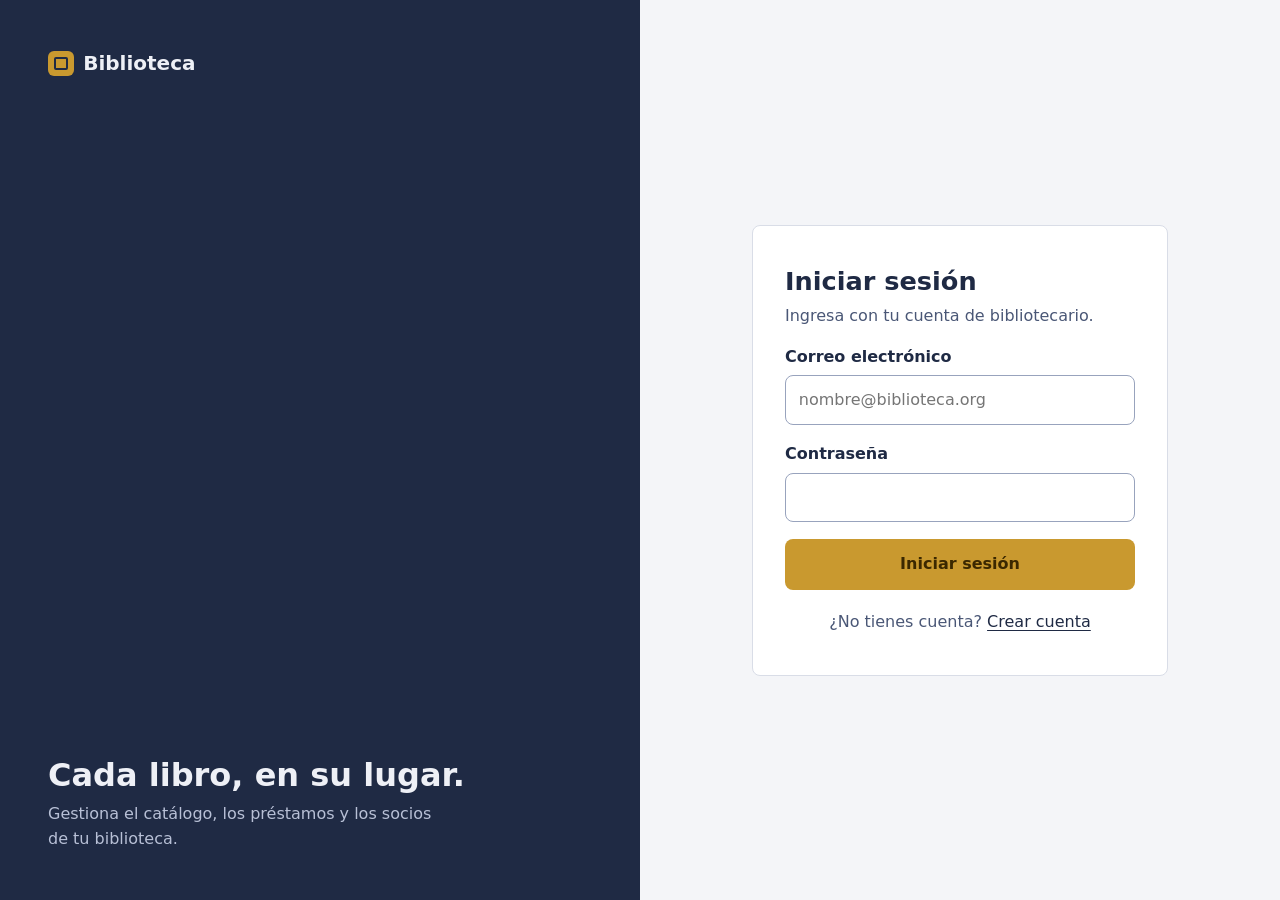
<file: backoffice/index.html>
<!DOCTYPE html>
<html lang="es">
<head>
  <meta charset="UTF-8">
  <meta name="viewport" content="width=device-width, initial-scale=1">
  <meta http-equiv="refresh" content="0; url=login.html">
  <title>Backoffice</title>
</head>
<body>
  <p><a href="login.html">Ir a iniciar sesión</a></p>
</body>
</html>
</file>
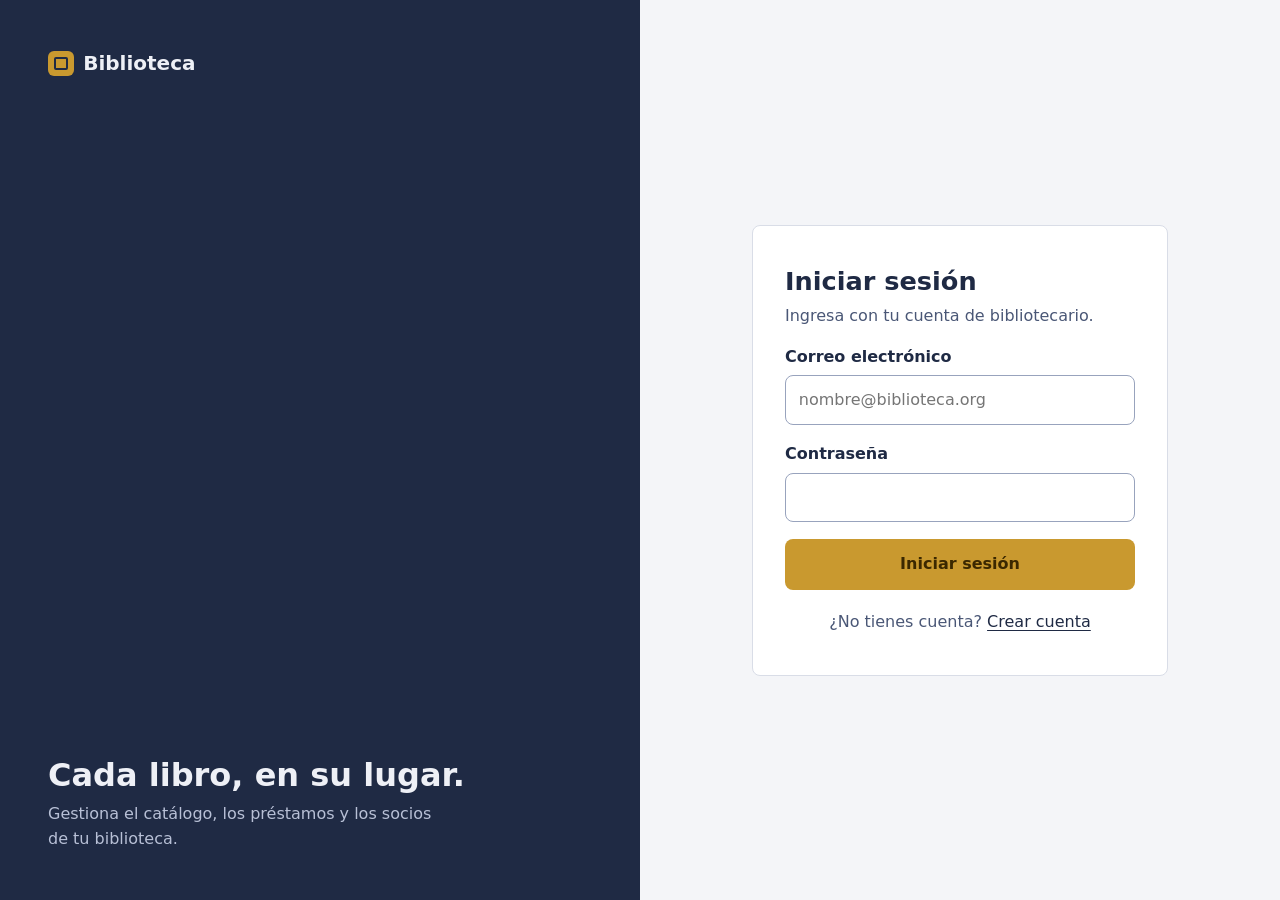
<file: backoffice/home.html>
<!DOCTYPE html>
<html lang="es">
<head>
  <meta charset="UTF-8">
  <meta name="viewport" content="width=device-width, initial-scale=1">
  <meta http-equiv="refresh" content="0; url=login.html">
  <meta name="robots" content="noindex">
  <title>Inicio · Biblioteca Backoffice</title>
  <link rel="stylesheet" href="css/styles.css">
</head>
<body>
  <div class="app">
    <aside class="sidebar">
      <a class="logo" href="home.html"><span class="logo__mark" aria-hidden="true"></span>Biblioteca</a>
      <nav aria-label="Principal">
        <ul>
          <li><a href="home.html" aria-current="page">Inicio</a></li>
          <li><a href="home.html">Catálogo</a></li>
          <li><a href="home.html">Préstamos</a></li>
          <li><a href="home.html">Socios</a></li>
        </ul>
      </nav>
    </aside>

    <main class="content">
      <header class="topbar">
        <h1>Inicio</h1>
        <a class="btn btn--ghost" href="login.html">Cerrar sesión</a>
      </header>

      <dl class="stats">
        <div class="stat"><dt>Libros en catálogo</dt><dd>3,420</dd></div>
        <div class="stat"><dt>Préstamos activos</dt><dd>186</dd></div>
        <div class="stat"><dt>Devoluciones atrasadas</dt><dd>9</dd></div>
        <div class="stat"><dt>Socios</dt><dd>742</dd></div>
      </dl>

      <section class="panel" aria-labelledby="recientes">
        <h2 id="recientes">Préstamos recientes</h2>
        <div class="table-wrap">
          <table>
            <thead><tr><th scope="col">Socio</th><th scope="col">Libro</th><th scope="col">Vence</th><th scope="col">Estado</th></tr></thead>
            <tbody>
              <tr><td>Ana Beltrán</td><td>Cien años de soledad</td><td>30 nov</td><td><span class="tag tag--ok">Al día</span></td></tr>
              <tr><td>Luis Moreno</td><td>Pedro Páramo</td><td>25 nov</td><td><span class="tag">Vence pronto</span></td></tr>
              <tr><td>Carla Ríos</td><td>El túnel</td><td>18 nov</td><td><span class="tag">Atrasado</span></td></tr>
            </tbody>
          </table>
        </div>
      </section>
    </main>
  </div>
</body>
</html>
</file>
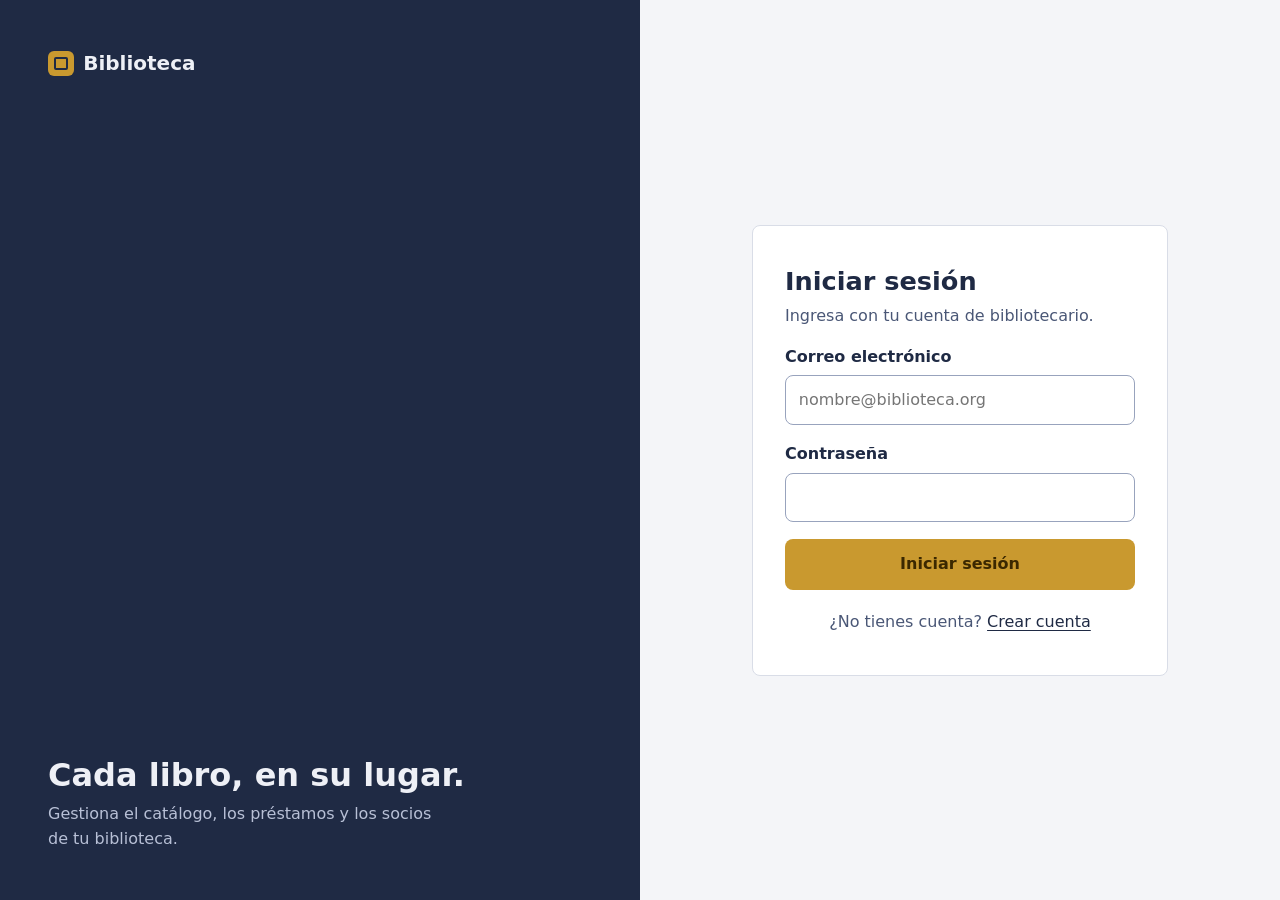
<file: backoffice/login.html>
<!DOCTYPE html>
<html lang="es">
<head>
  <meta charset="UTF-8">
  <meta name="viewport" content="width=device-width, initial-scale=1">
  <meta name="description" content="Inicia sesión en el backoffice de la biblioteca.">
  <title>Iniciar sesión · Biblioteca Backoffice</title>
  <link rel="stylesheet" href="css/styles.css">
</head>
<body>
  <div class="auth">
    <aside class="auth__brand">
      <a class="logo" href="login.html"><span class="logo__mark" aria-hidden="true"></span>Biblioteca</a>
      <div>
        <h2>Cada libro, en su lugar.</h2>
        <p>Gestiona el catálogo, los préstamos y los socios de tu biblioteca.</p>
      </div>
    </aside>

    <main class="auth__main">
      <section class="card" aria-labelledby="titulo">
        <h1 id="titulo">Iniciar sesión</h1>
        <p class="card__sub">Ingresa con tu cuenta de bibliotecario.</p>

        <form action="login.html" method="post" novalidate>
          <div class="field">
            <label for="email">Correo electrónico</label>
            <input id="email" name="email" type="email" autocomplete="email" placeholder="nombre@biblioteca.org" required>
          </div>
          <div class="field">
            <label for="password">Contraseña</label>
            <input id="password" name="password" type="password" autocomplete="current-password" required>
          </div>
          <button class="btn" type="submit">Iniciar sesión</button>
        </form>

        <p class="switch">¿No tienes cuenta? <a href="register.html">Crear cuenta</a></p>
      </section>
    </main>
  </div>
</body>
</html>
</file>
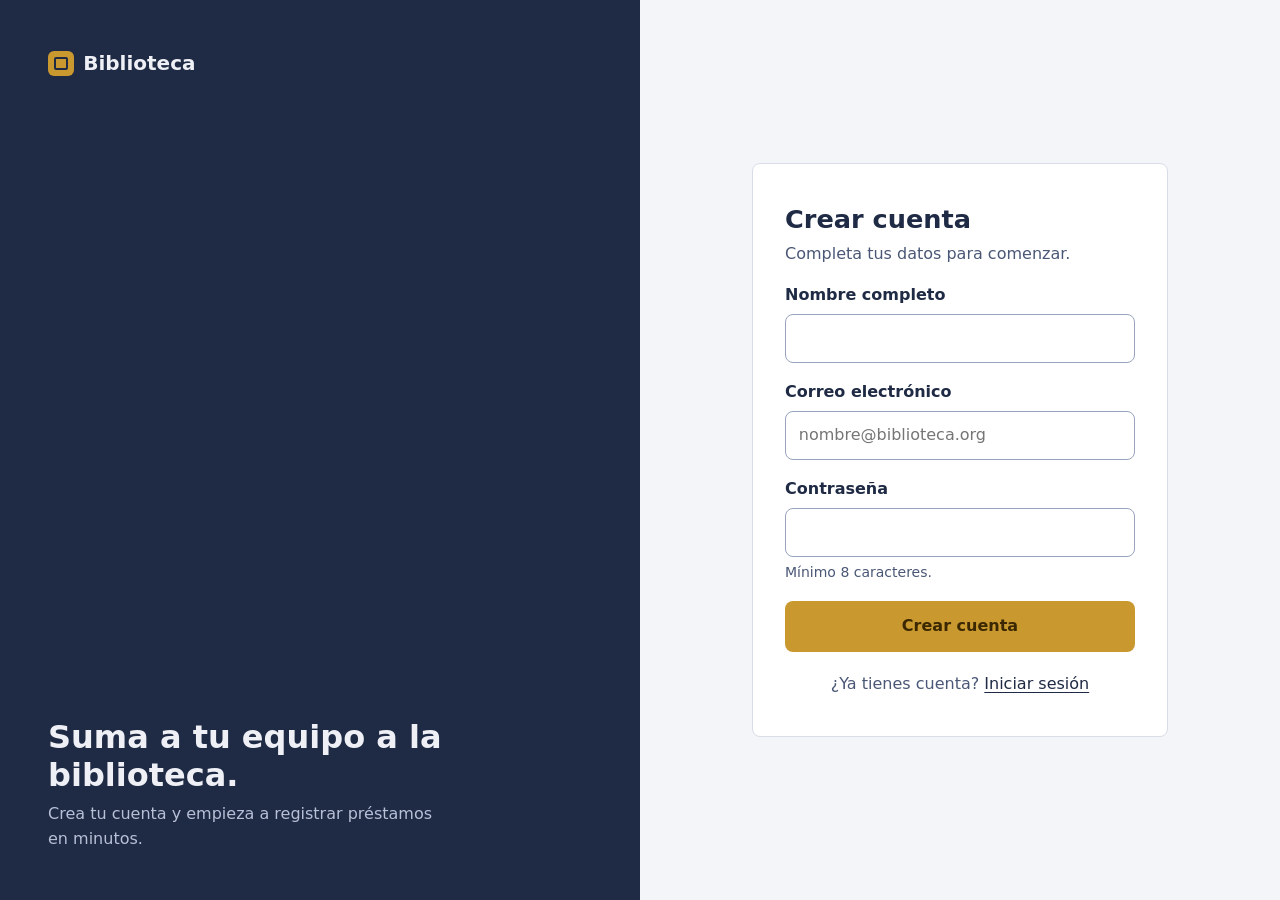
<file: backoffice/register.html>
<!DOCTYPE html>
<html lang="es">
<head>
  <meta charset="UTF-8">
  <meta name="viewport" content="width=device-width, initial-scale=1">
  <meta name="description" content="Crea una cuenta en el backoffice de la biblioteca.">
  <title>Crear cuenta · Biblioteca Backoffice</title>
  <link rel="stylesheet" href="css/styles.css">
</head>
<body>
  <div class="auth">
    <aside class="auth__brand">
      <a class="logo" href="login.html"><span class="logo__mark" aria-hidden="true"></span>Biblioteca</a>
      <div>
        <h2>Suma a tu equipo a la biblioteca.</h2>
        <p>Crea tu cuenta y empieza a registrar préstamos en minutos.</p>
      </div>
    </aside>

    <main class="auth__main">
      <section class="card" aria-labelledby="titulo">
        <h1 id="titulo">Crear cuenta</h1>
        <p class="card__sub">Completa tus datos para comenzar.</p>

        <form action="register.html" method="post" novalidate>
          <div class="field">
            <label for="name">Nombre completo</label>
            <input id="name" name="name" type="text" autocomplete="name" required>
          </div>
          <div class="field">
            <label for="email">Correo electrónico</label>
            <input id="email" name="email" type="email" autocomplete="email" placeholder="nombre@biblioteca.org" required>
          </div>
          <div class="field">
            <label for="password">Contraseña</label>
            <input id="password" name="password" type="password" autocomplete="new-password" minlength="8" aria-describedby="pw-hint" required>
            <p id="pw-hint" class="hint">Mínimo 8 caracteres.</p>
          </div>
          <button class="btn" type="submit">Crear cuenta</button>
        </form>

        <p class="switch">¿Ya tienes cuenta? <a href="login.html">Iniciar sesión</a></p>
      </section>
    </main>
  </div>
</body>
</html>
</file>
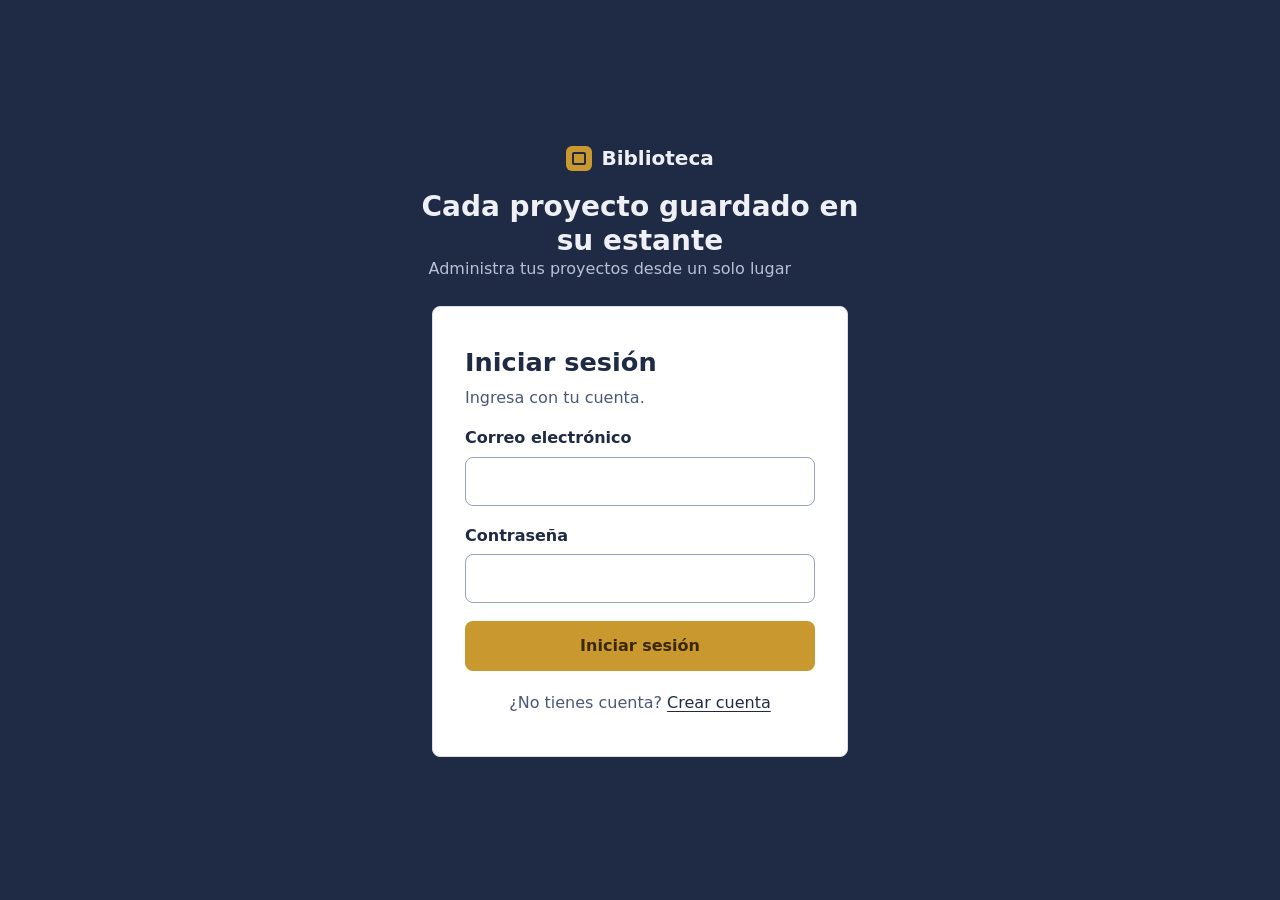
<file: backoffice/backoffice/home.html>
<!DOCTYPE html>
<html lang="es">
<head>
  <meta charset="UTF-8">
  <meta name="viewport" content="width=device-width, initial-scale=1">
  <meta name="robots" content="noindex">
  <title>Proyectos · Biblioteca Backoffice</title>
  <link rel="stylesheet" href="css/styles.css">
</head>
<body>
  <noscript><p class="status">Este panel requiere JavaScript. <a href="login.html">Ir a iniciar sesión</a></p></noscript>

  <div class="app">
    <aside class="sidebar">
      <a class="logo" href="home.html"><span class="logo__mark" aria-hidden="true"></span>Biblioteca</a>
      <nav aria-label="Principal">
        <ul>
          <li><a href="home.html" aria-current="page">Proyectos</a></li>
        </ul>
      </nav>
    </aside>

    <main class="content">
      <header class="topbar">
        <div>
          <h1>Mis proyectos</h1>
          <p class="card__sub">Sesión de <strong id="user-name"></strong></p>
        </div>
        <div class="topbar__actions">
          <button id="add-btn" class="btn btn--auto" type="button">Agregar proyecto</button>
          <button id="logout-btn" class="btn btn--ghost" type="button">Cerrar sesión</button>
        </div>
      </header>

      <dl class="stats">
        <div class="stat"><dt>Proyectos</dt><dd id="stat-total">0</dd></div>
        <div class="stat"><dt>Tecnologías distintas</dt><dd id="stat-tech">0</dd></div>
        <div class="stat"><dt>Con repositorio</dt><dd id="stat-repo">0</dd></div>
      </dl>

      <section aria-labelledby="catalogo">
        <h2 id="catalogo">Catálogo</h2>
        <p id="status" class="status" role="status" hidden></p>
        <div id="empty" class="empty" hidden>
          <p>Aún no tienes proyectos registrados.</p>
          <p>Pulsa “Agregar proyecto” para crear el primero.</p>
        </div>
        <ul id="project-list" class="projects"></ul>
      </section>
    </main>
  </div>

  <template id="project-template">
    <li class="project">
      <img class="project__img" alt="" loading="lazy">
      <div class="project__body">
        <h3 class="project__title"></h3>
        <p class="project__desc"></p>
        <ul class="tags" aria-label="Tecnologías"></ul>
        <a class="project__repo" target="_blank" rel="noopener noreferrer">Ver repositorio</a>
      </div>
      <div class="project__actions">
        <button class="btn btn--ghost btn--small" type="button" data-action="edit">Actualizar</button>
        <button class="btn btn--danger btn--small" type="button" data-action="delete">Eliminar</button>
      </div>
    </li>
  </template>

  <dialog id="project-dialog" aria-labelledby="dialog-title">
    <form id="project-form">
      <h2 id="dialog-title">Agregar proyecto</h2>
      <p id="form-alert" class="alert alert--error" role="alert" hidden></p>

      <div class="field">
        <label for="p-title">Título</label>
        <input id="p-title" name="title" type="text" required>
      </div>
      <div class="field">
        <label for="p-description">Descripción</label>
        <textarea id="p-description" name="description" rows="3" required></textarea>
      </div>
      <div class="field">
        <label for="p-tech">Tecnologías</label>
        <input id="p-tech" name="technologies" type="text" placeholder="HTML, CSS, JavaScript" aria-describedby="tech-hint">
        <p id="tech-hint" class="hint">Sepáralas con comas.</p>
      </div>
      <div class="field">
        <label for="p-repo">Repositorio (opcional)</label>
        <input id="p-repo" name="repository" type="url" placeholder="https://github.com/usuario/proyecto">
      </div>
      <div class="field">
        <label for="p-images">Imágenes (opcional)</label>
        <textarea id="p-images" name="images" rows="2" placeholder="https://…" aria-describedby="img-hint"></textarea>
        <p id="img-hint" class="hint">Una URL por línea.</p>
      </div>

      <div class="dialog__actions">
        <button id="cancel-btn" class="btn btn--ghost" type="button">Cancelar</button>
        <button id="save-btn" class="btn btn--auto" type="submit">Crear proyecto</button>
      </div>
    </form>
  </dialog>

  <script src="js/auth.js"></script>
  <script src="js/api.js"></script>
  <script src="js/home.js"></script>
</body>
</html>
</file>
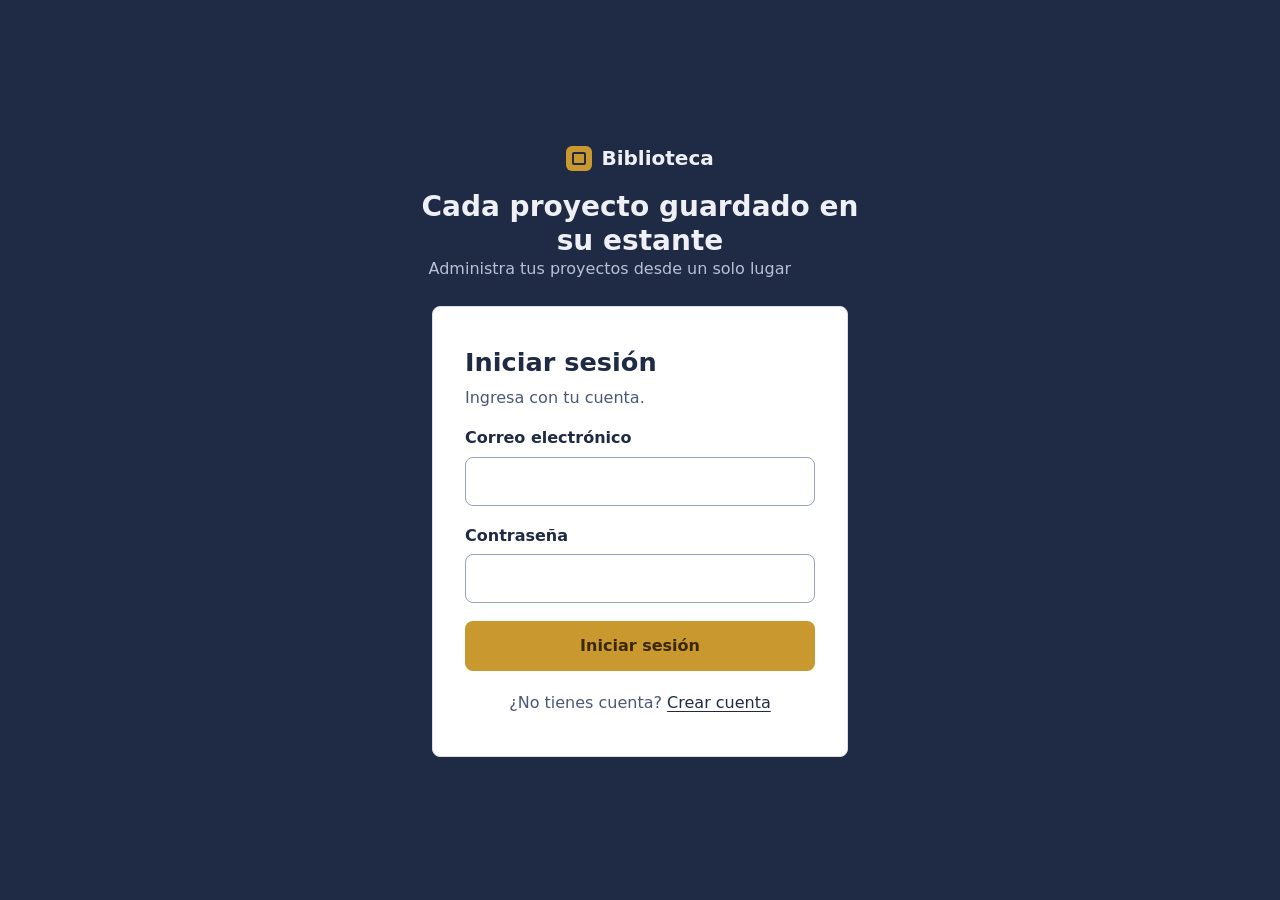
<file: backoffice/backoffice/login.html>
<!DOCTYPE html>
<html lang="es">
<head>
  <meta charset="UTF-8">
  <meta name="viewport" content="width=device-width, initial-scale=1">
  <meta name="description" content="Inicia sesión en el backoffice de la biblioteca.">
  <title>Iniciar sesión · Biblioteca Backoffice</title>
  <link rel="stylesheet" href="css/styles.css">
</head>
<body>
  <div class="auth">
    <aside class="auth__brand">
      <a class="logo" href="login.html"><span class="logo__mark" aria-hidden="true"></span>Biblioteca</a>
      <div>
        <h2>Cada proyecto guardado en su estante</h2>
        <p>Administra tus proyectos desde un solo lugar</p>
      </div>
    </aside>

    <main class="auth__main">
      <section class="card" aria-labelledby="titulo">
        <h1 id="titulo">Iniciar sesión</h1>
        <p class="card__sub">Ingresa con tu cuenta.</p>

        <p id="alert" class="alert" role="alert" hidden></p>

        <form id="login-form" action="login.html" method="post">
          <div class="field">
            <label for="email">Correo electrónico</label>
            <input id="email" name="email" type="email" autocomplete="email"required>
          </div>
          <div class="field">
            <label for="password">Contraseña</label>
            <input id="password" name="password" type="password" autocomplete="current-password" required>
          </div>
          <button class="btn" type="submit">Iniciar sesión</button>
        </form>

        <p class="switch">¿No tienes cuenta? <a href="register.html">Crear cuenta</a></p>
      </section>
    </main>
  </div>
  <script src="js/auth.js"></script>
  <script src="js/api.js"></script>
  <script src="js/login.js"></script>
</body>
</html>
</file>
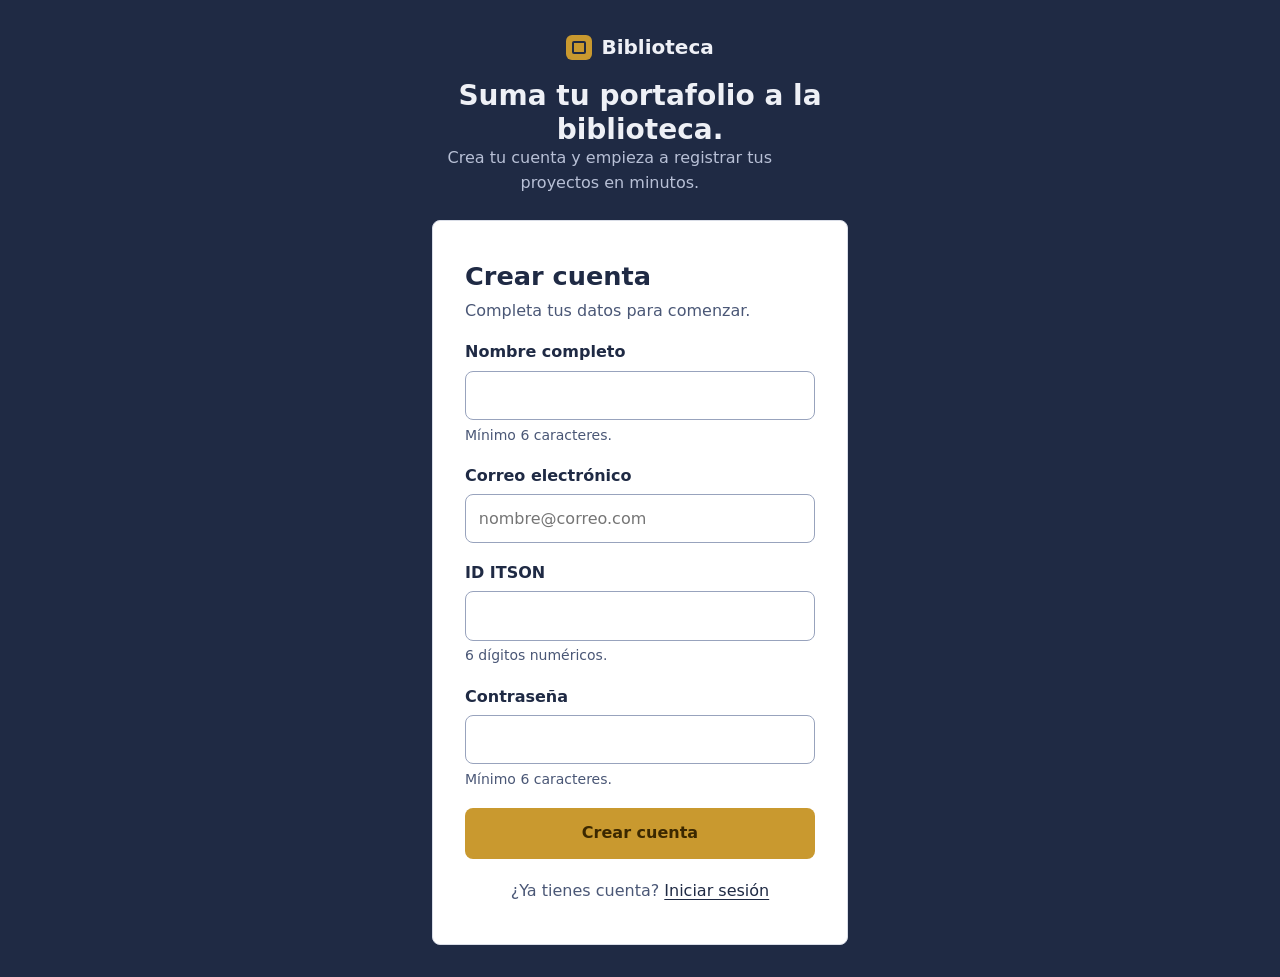
<file: backoffice/backoffice/register.html>
<!DOCTYPE html>
<html lang="es">
<head>
  <meta charset="UTF-8">
  <meta name="viewport" content="width=device-width, initial-scale=1">
  <meta name="description" content="Crea una cuenta en el backoffice de la biblioteca.">
  <title>Crear cuenta · Biblioteca Backoffice</title>
  <link rel="stylesheet" href="css/styles.css">
</head>
<body>
  <div class="auth">
    <aside class="auth__brand">
      <a class="logo" href="login.html"><span class="logo__mark" aria-hidden="true"></span>Biblioteca</a>
      <div>
        <h2>Suma tu portafolio a la biblioteca.</h2>
        <p>Crea tu cuenta y empieza a registrar tus proyectos en minutos.</p>
      </div>
    </aside>

    <main class="auth__main">
      <section class="card" aria-labelledby="titulo">
        <h1 id="titulo">Crear cuenta</h1>
        <p class="card__sub">Completa tus datos para comenzar.</p>

        <p id="alert" class="alert" role="alert" hidden></p>

        <form id="register-form" action="register.html" method="post">
          <div class="field">
            <label for="name">Nombre completo</label>
            <input id="name" name="name" type="text" autocomplete="name" minlength="6" aria-describedby="name-hint" required>
            <p id="name-hint" class="hint">Mínimo 6 caracteres.</p>
          </div>
          <div class="field">
            <label for="email">Correo electrónico</label>
            <input id="email" name="email" type="email" autocomplete="email" placeholder="nombre@correo.com" required>
          </div>
          <div class="field">
            <label for="itsonId">ID ITSON</label>
            <input id="itsonId" name="itsonId" type="text" inputmode="numeric" pattern="[0-9]{6}" maxlength="6" aria-describedby="id-hint" required>
            <p id="id-hint" class="hint">6 dígitos numéricos.</p>
          </div>
          <div class="field">
            <label for="password">Contraseña</label>
            <input id="password" name="password" type="password" autocomplete="new-password" minlength="6" aria-describedby="pw-hint" required>
            <p id="pw-hint" class="hint">Mínimo 6 caracteres.</p>
          </div>
          <button class="btn" type="submit">Crear cuenta</button>
        </form>

        <p class="switch">¿Ya tienes cuenta? <a href="login.html">Iniciar sesión</a></p>
      </section>
    </main>
  </div>
  <script src="js/auth.js"></script>
  <script src="js/api.js"></script>
  <script src="js/register.js"></script>
</body>
</html>
</file>
<file: backoffice/css/styles.css>
:root {
  --ink: #1f2a44;
  --ink-soft: #4a5776;
  --paper: #f4f5f8;
  --surface: #ffffff;
  --line: #d9dde7;
  --accent: #c9992f;
  --accent-ink: #3b2800;
  --danger: #b3261e;
  --radius: 8px;
  --font: system-ui, -apple-system, "Segoe UI", Roboto, "Helvetica Neue", Arial, sans-serif;
}

*, *::before, *::after { box-sizing: border-box; }
html { -webkit-text-size-adjust: 100%; }
body {
  margin: 0;
  font-family: var(--font);
  font-size: 1rem;
  line-height: 1.55;
  color: var(--ink);
  background: var(--paper);
}
h1, h2, h3 { line-height: 1.2; margin: 0 0 .5rem; }
p { margin: 0 0 1rem; }
a { color: var(--ink); text-underline-offset: 3px; }
a:hover { color: var(--ink-soft); }
:focus-visible { outline: 3px solid var(--accent); outline-offset: 2px; }
.sr-only {
  position: absolute; width: 1px; height: 1px; padding: 0; margin: -1px;
  overflow: hidden; clip: rect(0 0 0 0); white-space: nowrap; border: 0;
}

.auth { min-height: 100vh; min-height: 100dvh; display: grid; grid-template-columns: 1fr; }
.auth__brand {
  background: var(--ink);
  color: #eef0f6;
  padding: 2rem 1.5rem;
  display: flex; flex-direction: column; justify-content: space-between; gap: 1.5rem;
}
.logo { font-size: 1.25rem; font-weight: 700; display: inline-flex; align-items: center; gap: .6rem; color: inherit; text-decoration: none; }
.logo__mark { width: 1.6rem; height: 1.6rem; border-radius: 6px; background: var(--accent); display: inline-block; position: relative; }
.logo__mark::after { content: ""; position: absolute; inset: 6px; border: 2px solid var(--ink); border-radius: 2px; }
.auth__brand h2 { font-size: 1.6rem; max-width: 20ch; }
.auth__brand p { color: #b8c0d6; max-width: 40ch; margin: 0; }
.auth__main { display: grid; place-items: center; padding: 2rem 1.25rem; }

.card {
  width: 100%; max-width: 26rem;
  background: var(--surface);
  border: 1px solid var(--line);
  border-radius: var(--radius);
  padding: 2rem 1.5rem;
}
.card h1 { font-size: 1.6rem; }
.card__sub { color: var(--ink-soft); }

.field { margin-bottom: 1.1rem; }
.field label { display: block; font-weight: 600; margin-bottom: .35rem; }
.field input {
  width: 100%; font: inherit; color: inherit;
  padding: .7rem .8rem;
  border: 1px solid #98a3bd; border-radius: var(--radius);
  background: #fff;
}
.field input:hover { border-color: var(--ink-soft); }
.field input:focus-visible { outline: 3px solid var(--accent); border-color: var(--ink); }
.hint { font-size: .875rem; color: var(--ink-soft); margin: .3rem 0 0; }

.btn {
  display: inline-block; width: 100%;
  font: inherit; font-weight: 700; text-align: center; text-decoration: none;
  padding: .8rem 1rem;
  border: 0; border-radius: var(--radius);
  background: var(--accent); color: var(--accent-ink);
  cursor: pointer;
}
.btn:hover { background: #b8871f; color: var(--accent-ink); }
.btn--ghost { background: transparent; color: var(--ink); border: 1px solid var(--line); width: auto; padding: .5rem .9rem; }
.btn--ghost:hover { background: var(--paper); color: var(--ink); }
.switch { margin: 1.25rem 0 0; text-align: center; color: var(--ink-soft); }

.app { min-height: 100vh; display: grid; grid-template-columns: 1fr; }
.sidebar { background: var(--ink); color: #eef0f6; padding: 1rem 1.25rem; }
.sidebar nav ul { list-style: none; margin: 1rem 0 0; padding: 0; display: flex; gap: .25rem; flex-wrap: wrap; }
.sidebar nav a { display: block; padding: .5rem .8rem; border-radius: var(--radius); color: #ccd3e6; text-decoration: none; }
.sidebar nav a:hover, .sidebar nav a[aria-current="page"] { background: rgba(255,255,255,.12); color: #fff; }
.content { padding: 1.25rem; min-width: 0; }
.topbar { display: flex; justify-content: space-between; align-items: center; gap: 1rem; flex-wrap: wrap; margin-bottom: 1.5rem; }
.topbar h1 { margin: 0; font-size: 1.5rem; }

.stats { display: grid; grid-template-columns: repeat(auto-fit, minmax(10rem, 1fr)); gap: 1rem; margin-bottom: 1.5rem; }
.stat { background: var(--surface); border: 1px solid var(--line); border-radius: var(--radius); padding: 1rem; }
.stat dt { color: var(--ink-soft); font-size: .9rem; }
.stat dd { margin: .2rem 0 0; font-size: 1.75rem; font-weight: 700; }

.panel { background: var(--surface); border: 1px solid var(--line); border-radius: var(--radius); padding: 1rem; }
.table-wrap { overflow-x: auto; }
table { width: 100%; border-collapse: collapse; min-width: 28rem; }
th, td { text-align: left; padding: .65rem .5rem; border-bottom: 1px solid var(--line); }
th { color: var(--ink-soft); font-weight: 600; font-size: .9rem; }
.tag { display: inline-block; padding: .1rem .55rem; border-radius: 99px; font-size: .85rem; background: #fbeccd; color: var(--accent-ink); }
.tag--ok { background: #d7ecdf; color: #17432a; }

@media (min-width: 48rem) {
  .auth { grid-template-columns: 1fr 1fr; }
  .auth__brand { padding: 3rem; }
  .auth__brand h2 { font-size: 2rem; }
  .card { padding: 2.5rem 2rem; }
  .app { grid-template-columns: 14rem 1fr; }
  .sidebar nav ul { flex-direction: column; }
  .content { padding: 2rem; }
}

@media (prefers-reduced-motion: reduce) {
  * { transition: none !important; animation: none !important; }
}
</file>
<file: backoffice/backoffice/css/styles.css>
:root {
  --ink: #1f2a44;
  --ink-soft: #4a5776;
  --paper: #f4f5f8;
  --surface: #ffffff;
  --line: #d9dde7;
  --accent: #c9992f;
  --accent-ink: #3b2800;
  --danger: #b3261e;
  --radius: 8px;
  --font: system-ui, -apple-system, "Segoe UI", Roboto, "Helvetica Neue", Arial, sans-serif;
}

*, *::before, *::after { box-sizing: border-box; }
html { -webkit-text-size-adjust: 100%; }
body {
  margin: 0;
  font-family: var(--font);
  font-size: 1rem;
  line-height: 1.55;
  color: var(--ink);
  background: var(--paper);
}
h1, h2, h3 { line-height: 1.2; margin: 0 0 .5rem; }
p { margin: 0 0 1rem; }
a { color: var(--ink); text-underline-offset: 3px; }
a:hover { color: var(--ink-soft); }
:focus-visible { outline: 3px solid var(--accent); outline-offset: 2px; }
.sr-only {
  position: absolute; width: 1px; height: 1px; padding: 0; margin: -1px;
  overflow: hidden; clip: rect(0 0 0 0); white-space: nowrap; border: 0;
}

.auth {
  min-height: 100vh; min-height: 100dvh;
  display: flex; flex-direction: column; align-items: center; justify-content: center;
  gap: 1.5rem; padding: 2rem 1.25rem;
  background: var(--ink);
}
.auth__brand {
  color: #eef0f6;
  display: flex; flex-direction: column; align-items: center; text-align: center; gap: 1rem;
}
.logo { font-size: 1.25rem; font-weight: 700; display: inline-flex; align-items: center; gap: .6rem; color: inherit; text-decoration: none; }
.logo__mark { width: 1.6rem; height: 1.6rem; border-radius: 6px; background: var(--accent); display: inline-block; position: relative; }
.logo__mark::after { content: ""; position: absolute; inset: 6px; border: 2px solid var(--ink); border-radius: 2px; }
.auth__brand h2 { font-size: 1.5rem; max-width: 24ch; margin: 0; }
.auth__brand p { color: #b8c0d6; max-width: 40ch; margin: 0; }
.auth__main { width: 100%; display: flex; justify-content: center; }

.card {
  width: 100%; max-width: 26rem;
  background: var(--surface);
  border: 1px solid var(--line);
  border-radius: var(--radius);
  padding: 2rem 1.5rem;
}
.card h1 { font-size: 1.6rem; }
.card__sub { color: var(--ink-soft); }

.field { margin-bottom: 1.1rem; }
.field label { display: block; font-weight: 600; margin-bottom: .35rem; }
.field input {
  width: 100%; font: inherit; color: inherit;
  padding: .7rem .8rem;
  border: 1px solid #98a3bd; border-radius: var(--radius);
  background: #fff;
}
.field input:hover { border-color: var(--ink-soft); }
.field input:focus-visible { outline: 3px solid var(--accent); border-color: var(--ink); }
.hint { font-size: .875rem; color: var(--ink-soft); margin: .3rem 0 0; }

.btn {
  display: inline-block; width: 100%;
  font: inherit; font-weight: 700; text-align: center; text-decoration: none;
  padding: .8rem 1rem;
  border: 0; border-radius: var(--radius);
  background: var(--accent); color: var(--accent-ink);
  cursor: pointer;
}
.btn:hover { background: #b8871f; color: var(--accent-ink); }
.btn--ghost { background: transparent; color: var(--ink); border: 1px solid var(--line); width: auto; padding: .5rem .9rem; }
.btn--ghost:hover { background: var(--paper); color: var(--ink); }
.switch { margin: 1.25rem 0 0; text-align: center; color: var(--ink-soft); }

.app { min-height: 100vh; display: grid; grid-template-columns: 1fr; }
.sidebar { background: var(--ink); color: #eef0f6; padding: 1rem 1.25rem; }
.sidebar nav ul { list-style: none; margin: 1rem 0 0; padding: 0; display: flex; gap: .25rem; flex-wrap: wrap; }
.sidebar nav a { display: block; padding: .5rem .8rem; border-radius: var(--radius); color: #ccd3e6; text-decoration: none; }
.sidebar nav a:hover, .sidebar nav a[aria-current="page"] { background: rgba(255,255,255,.12); color: #fff; }
.content { padding: 1.25rem; min-width: 0; }
.topbar { display: flex; justify-content: space-between; align-items: center; gap: 1rem; flex-wrap: wrap; margin-bottom: 1.5rem; }
.topbar h1 { margin: 0; font-size: 1.5rem; }

.stats { display: grid; grid-template-columns: repeat(auto-fit, minmax(10rem, 1fr)); gap: 1rem; margin-bottom: 1.5rem; }
.stat { background: var(--surface); border: 1px solid var(--line); border-radius: var(--radius); padding: 1rem; }
.stat dt { color: var(--ink-soft); font-size: .9rem; }
.stat dd { margin: .2rem 0 0; font-size: 1.75rem; font-weight: 700; }

.panel { background: var(--surface); border: 1px solid var(--line); border-radius: var(--radius); padding: 1rem; }
.table-wrap { overflow-x: auto; }
table { width: 100%; border-collapse: collapse; min-width: 28rem; }
th, td { text-align: left; padding: .65rem .5rem; border-bottom: 1px solid var(--line); }
th { color: var(--ink-soft); font-weight: 600; font-size: .9rem; }
.tag { display: inline-block; padding: .1rem .55rem; border-radius: 99px; font-size: .85rem; background: #fbeccd; color: var(--accent-ink); }
.tag--ok { background: #d7ecdf; color: #17432a; }

@media (min-width: 48rem) {
  .auth__brand h2 { font-size: 1.75rem; }
  .card { padding: 2.5rem 2rem; }
  .app { grid-template-columns: 14rem 1fr; }
  .sidebar nav ul { flex-direction: column; }
  .content { padding: 2rem; }
}

@media (prefers-reduced-motion: reduce) {
  * { transition: none !important; animation: none !important; }
}

html:not(.ready) .app { visibility: hidden; }
textarea {
  display: block; width: 100%; font: inherit; color: inherit; resize: vertical;
  padding: .7rem .8rem; border: 1px solid #98a3bd; border-radius: var(--radius); background: #fff;
}
textarea:focus-visible { outline: 3px solid var(--accent); border-color: var(--ink); }
.btn:disabled { opacity: .6; cursor: not-allowed; }
.btn--auto { width: auto; }
.btn--small { padding: .4rem .8rem; font-size: .9rem; }
.btn--danger { background: transparent; color: var(--danger); border: 1px solid var(--danger); width: auto; }
.btn--danger:hover { background: var(--danger); color: #fff; }

.alert { padding: .75rem 1rem; border-radius: var(--radius); margin: 0 0 1rem; border: 1px solid; }
.alert--error { background: #fdeceb; color: #7a1812; border-color: #f0b8b4; }
.alert--success { background: #e3f3ea; color: #17432a; border-color: #a9d6bb; }

.topbar__actions { display: flex; gap: .5rem; flex-wrap: wrap; }
.status { padding: 1rem; color: var(--ink-soft); }
.empty { text-align: center; padding: 2.5rem 1rem; color: var(--ink-soft); background: var(--surface); border: 1px dashed var(--line); border-radius: var(--radius); }

.projects { list-style: none; margin: 1rem 0 0; padding: 0; display: grid; gap: 1rem; grid-template-columns: repeat(auto-fill, minmax(17rem, 1fr)); }
.project { display: flex; flex-direction: column; background: var(--surface); border: 1px solid var(--line); border-radius: var(--radius); overflow: hidden; }
.project__img { width: 100%; height: 9rem; object-fit: cover; background: var(--line); }
.project__body { padding: 1rem; flex: 1; }
.project__title { font-size: 1.1rem; overflow-wrap: anywhere; }
.project__desc { color: var(--ink-soft); overflow-wrap: anywhere; }
.project__repo { font-size: .95rem; }
.project__actions { display: flex; gap: .5rem; padding: .75rem 1rem; border-top: 1px solid var(--line); }
.tags { list-style: none; margin: 0 0 .75rem; padding: 0; display: flex; flex-wrap: wrap; gap: .35rem; }

dialog { width: min(32rem, calc(100% - 2rem)); max-height: calc(100dvh - 2rem); overflow-y: auto; border: 1px solid var(--line); border-radius: var(--radius); padding: 1.5rem; color: var(--ink); background: var(--surface); }
dialog::backdrop { background: rgba(31, 42, 68, .55); }
.dialog__actions { display: flex; justify-content: flex-end; gap: .5rem; margin-top: 1.25rem; }
</file>
